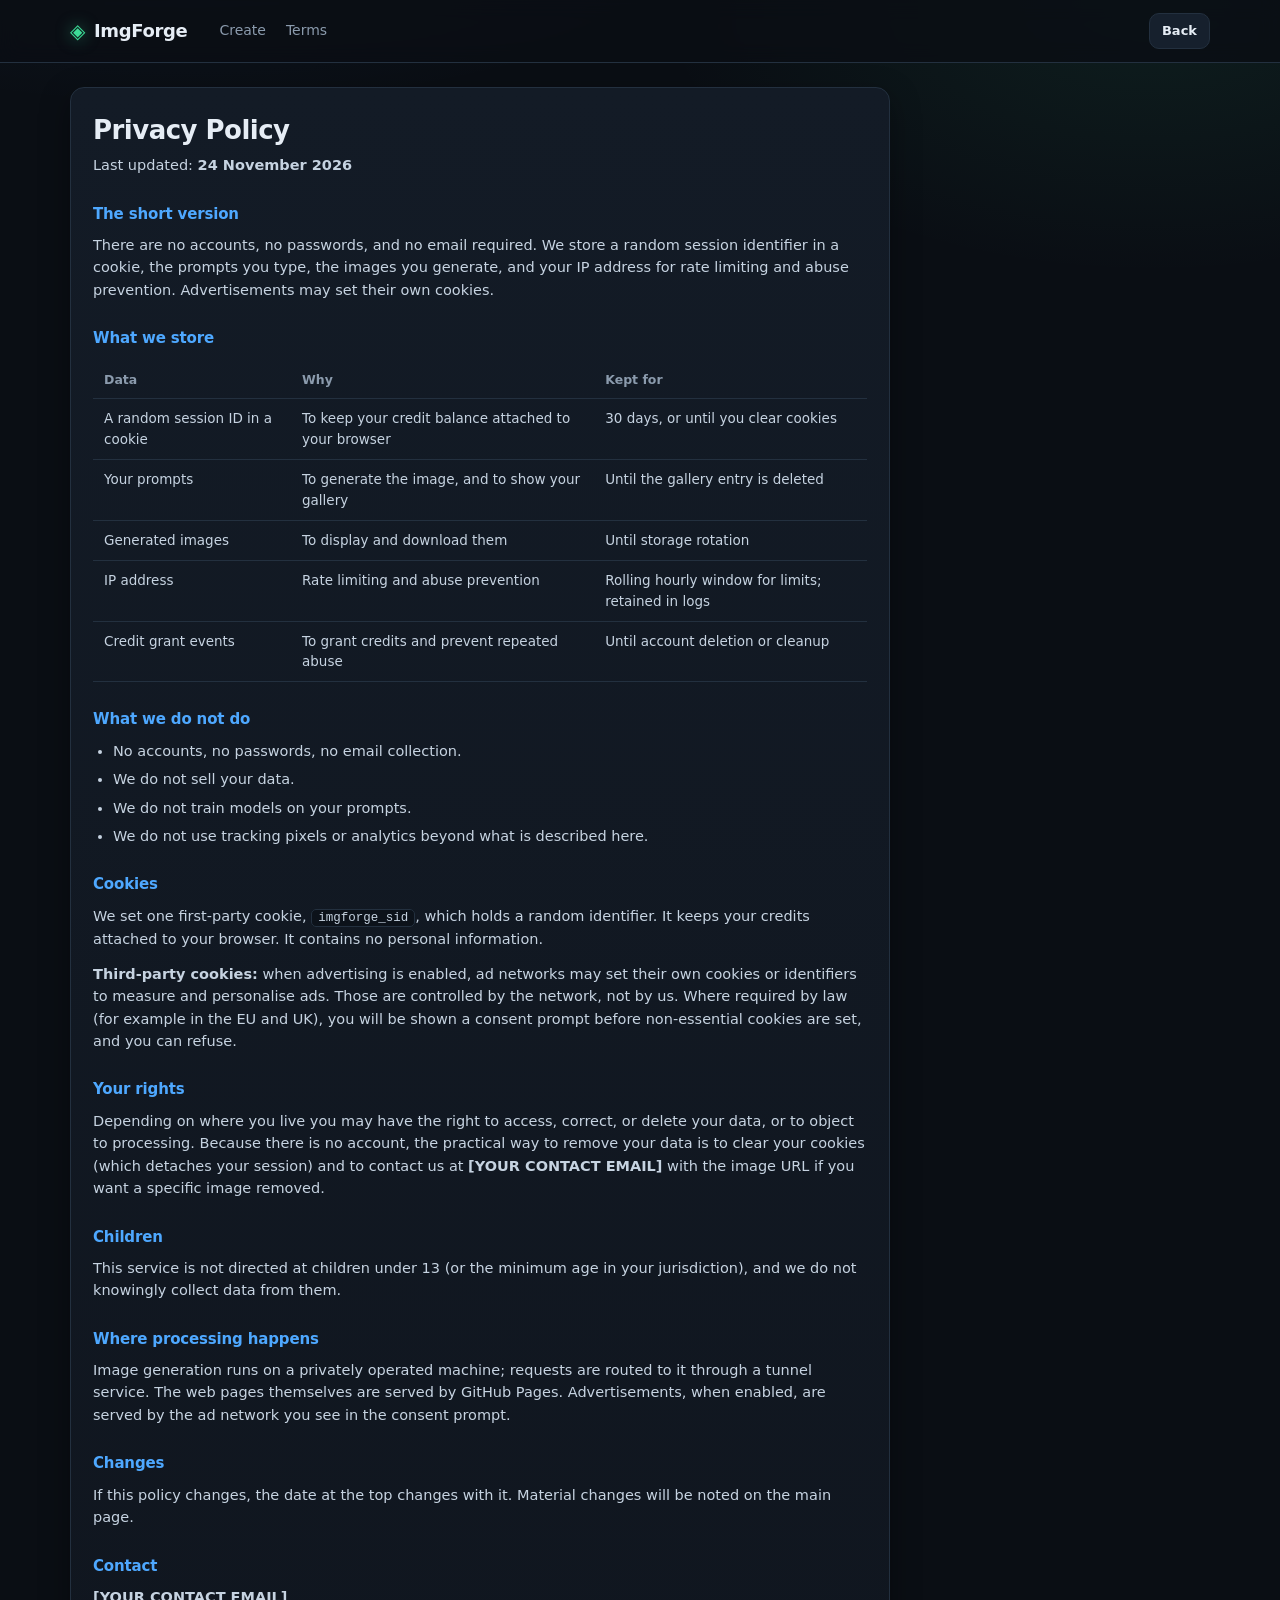
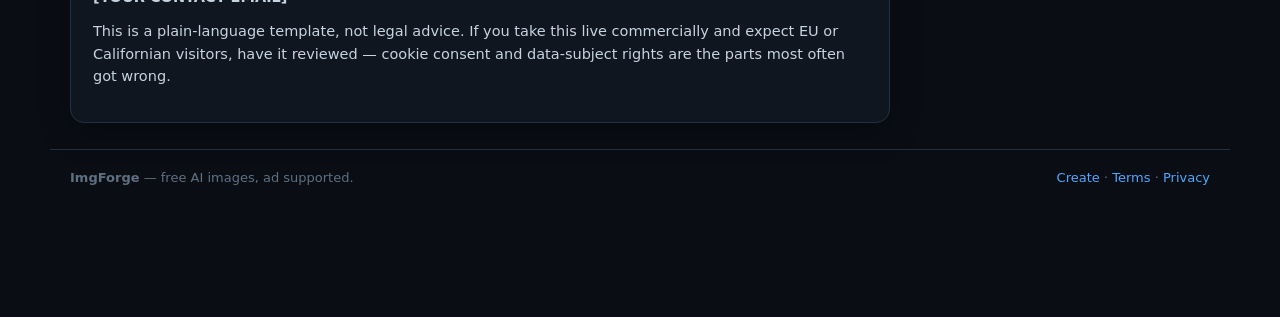
<file: privacy.html>
<!DOCTYPE html>
<html lang="en">
<head>
<meta charset="utf-8">
<meta name="viewport" content="width=device-width, initial-scale=1">
<title>Privacy Policy — ImgForge</title>
<meta name="description" content="What the free ImgForge AI image generator stores, and what it does not.">
<link rel="stylesheet" href="styles.css">
</head>
<body>

<header class="topbar">
  <div class="wrap topbar-inner">
    <a class="brand" href="index.html"><span class="logo">◈</span><span>ImgForge</span></a>
    <nav class="nav">
      <a href="index.html">Create</a>
      <a href="terms.html">Terms</a>
    </nav>
    <div class="wallet"><a class="btn btn-small" href="index.html">Back</a></div>
  </div>
</header>

<main class="wrap" style="margin-top:24px">
  <article class="panel legal">
    <h1>Privacy Policy</h1>
    <p class="muted small">Last updated: <strong>24 November 2026</strong></p>

    <h2>The short version</h2>
    <p>
      There are no accounts, no passwords, and no email required. We store a random
      session identifier in a cookie, the prompts you type, the images you generate, and
      your IP address for rate limiting and abuse prevention. Advertisements may set
      their own cookies.
    </p>

    <h2>What we store</h2>
    <table class="legal-table">
      <tr><th>Data</th><th>Why</th><th>Kept for</th></tr>
      <tr>
        <td>A random session ID in a cookie</td>
        <td>To keep your credit balance attached to your browser</td>
        <td>30 days, or until you clear cookies</td>
      </tr>
      <tr>
        <td>Your prompts</td>
        <td>To generate the image, and to show your gallery</td>
        <td>Until the gallery entry is deleted</td>
      </tr>
      <tr>
        <td>Generated images</td>
        <td>To display and download them</td>
        <td>Until storage rotation</td>
      </tr>
      <tr>
        <td>IP address</td>
        <td>Rate limiting and abuse prevention</td>
        <td>Rolling hourly window for limits; retained in logs</td>
      </tr>
      <tr>
        <td>Credit grant events</td>
        <td>To grant credits and prevent repeated abuse</td>
        <td>Until account deletion or cleanup</td>
      </tr>
    </table>

    <h2>What we do not do</h2>
    <ul>
      <li>No accounts, no passwords, no email collection.</li>
      <li>We do not sell your data.</li>
      <li>We do not train models on your prompts.</li>
      <li>We do not use tracking pixels or analytics beyond what is described here.</li>
    </ul>

    <h2>Cookies</h2>
    <p>
      We set one first-party cookie, <code>imgforge_sid</code>, which holds a random
      identifier. It keeps your credits attached to your browser. It contains no personal
      information.
    </p>
    <p>
      <strong>Third-party cookies:</strong> when advertising is enabled, ad networks may
      set their own cookies or identifiers to measure and personalise ads. Those are
      controlled by the network, not by us. Where required by law (for example in the EU
      and UK), you will be shown a consent prompt before non-essential cookies are set,
      and you can refuse.
    </p>

    <h2>Your rights</h2>
    <p>
      Depending on where you live you may have the right to access, correct, or delete
      your data, or to object to processing. Because there is no account, the practical
      way to remove your data is to clear your cookies (which detaches your session) and
      to contact us at <strong>[YOUR CONTACT EMAIL]</strong> with the image URL if you
      want a specific image removed.
    </p>

    <h2>Children</h2>
    <p>
      This service is not directed at children under 13 (or the minimum age in your
      jurisdiction), and we do not knowingly collect data from them.
    </p>

    <h2>Where processing happens</h2>
    <p>
      Image generation runs on a privately operated machine; requests are routed to it
      through a tunnel service. The web pages themselves are served by GitHub Pages.
      Advertisements, when enabled, are served by the ad network you see in the consent
      prompt.
    </p>

    <h2>Changes</h2>
    <p>
      If this policy changes, the date at the top changes with it. Material changes will
      be noted on the main page.
    </p>

    <h2>Contact</h2>
    <p><strong>[YOUR CONTACT EMAIL]</strong></p>

    <p class="fineprint">
      This is a plain-language template, not legal advice. If you take this live
      commercially and expect EU or Californian visitors, have it reviewed — cookie
      consent and data-subject rights are the parts most often got wrong.
    </p>
  </article>
</main>

<footer class="wrap footer">
  <div><strong>ImgForge</strong> — free AI images, ad supported.</div>
  <div><a href="index.html">Create</a> · <a href="terms.html">Terms</a> · <a href="privacy.html">Privacy</a></div>
</footer>

</body>
</html>
</file>
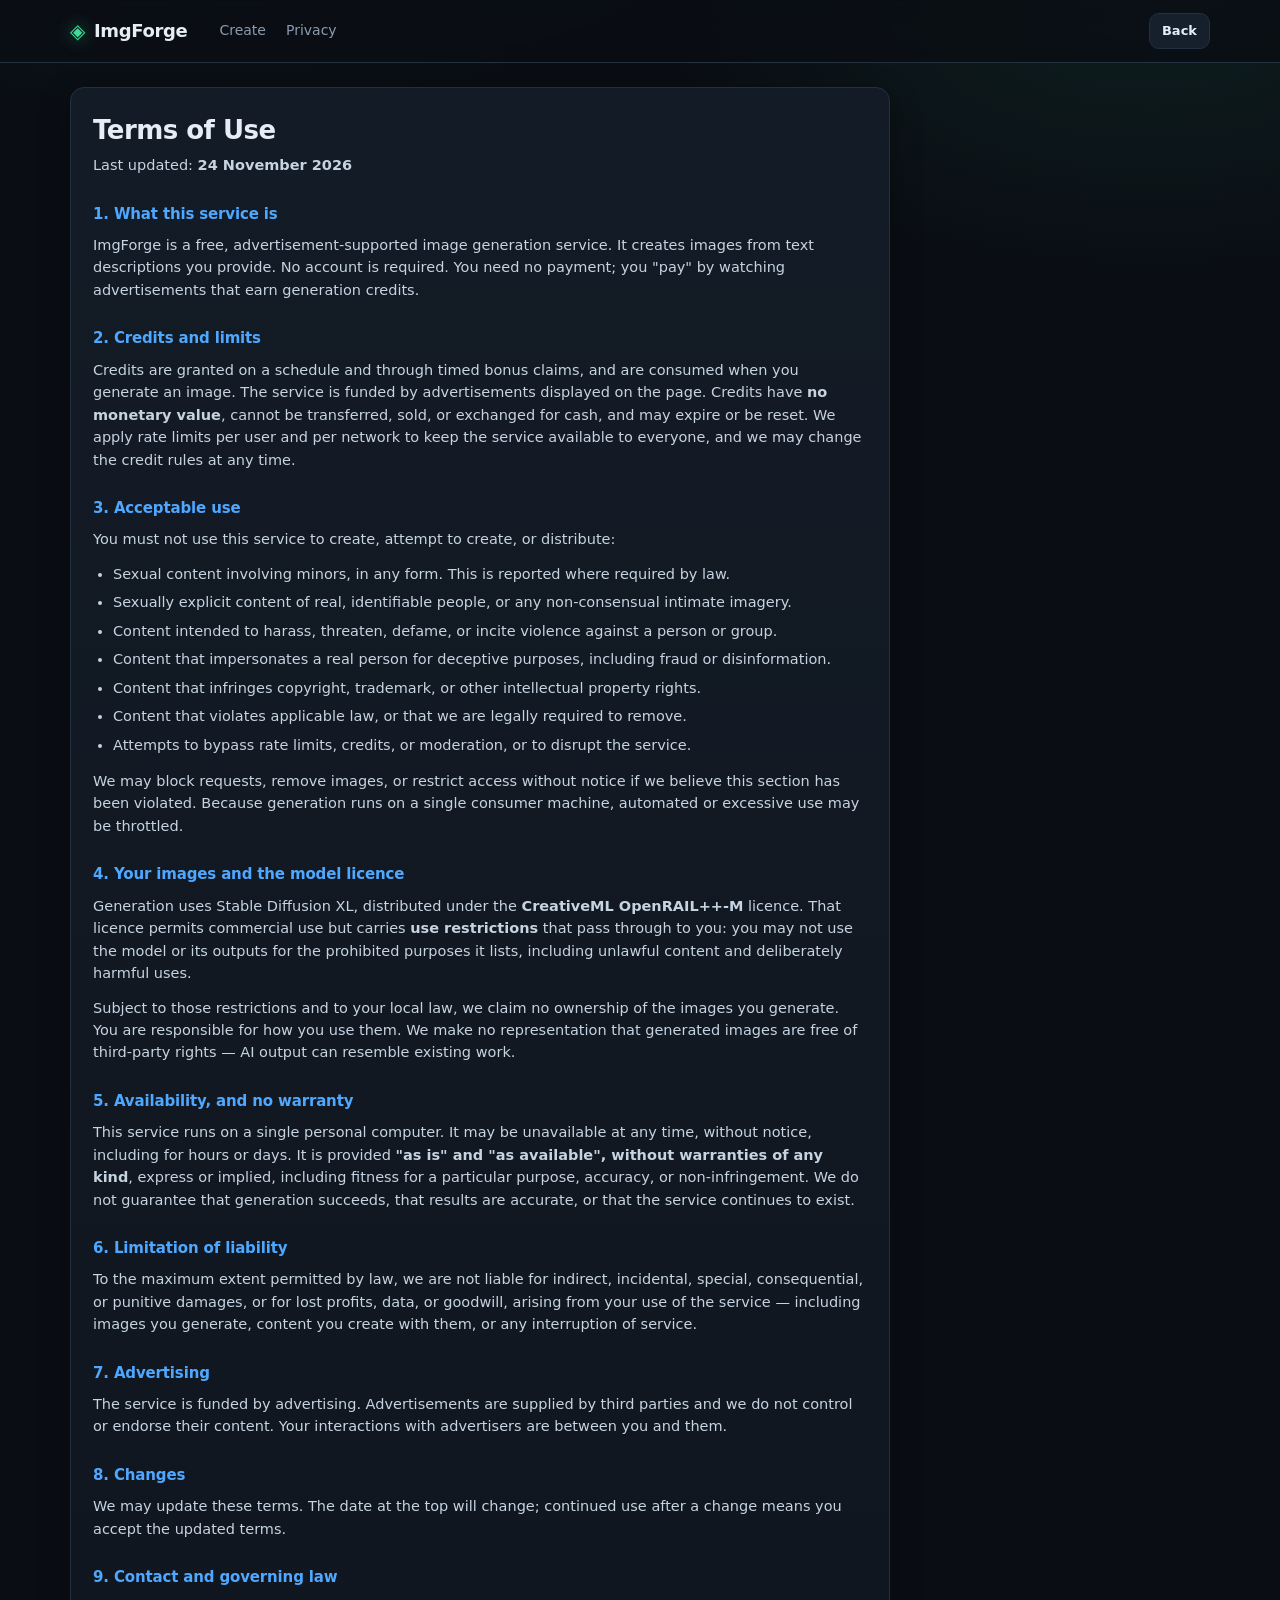
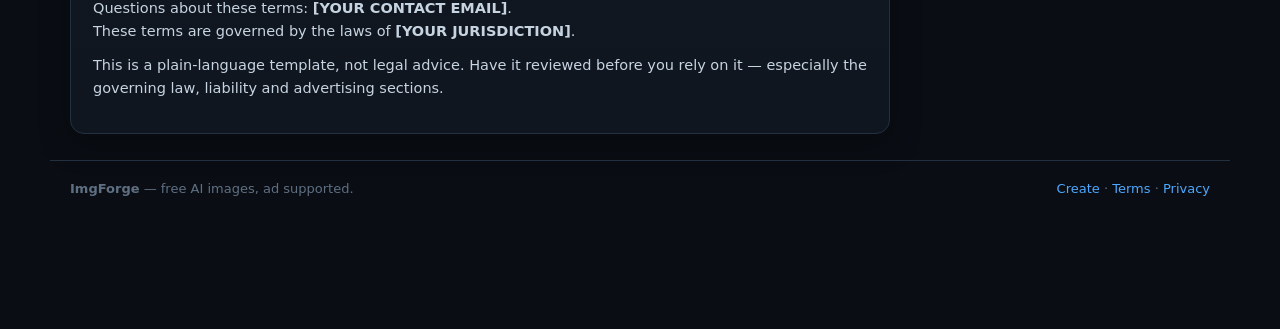
<file: terms.html>
<!DOCTYPE html>
<html lang="en">
<head>
<meta charset="utf-8">
<meta name="viewport" content="width=device-width, initial-scale=1">
<title>Terms of Use — ImgForge</title>
<meta name="description" content="Terms of use for the free ImgForge AI image generator.">
<link rel="stylesheet" href="styles.css">
</head>
<body>

<header class="topbar">
  <div class="wrap topbar-inner">
    <a class="brand" href="index.html"><span class="logo">◈</span><span>ImgForge</span></a>
    <nav class="nav">
      <a href="index.html">Create</a>
      <a href="privacy.html">Privacy</a>
    </nav>
    <div class="wallet"><a class="btn btn-small" href="index.html">Back</a></div>
  </div>
</header>

<main class="wrap" style="margin-top:24px">
  <article class="panel legal">
    <h1>Terms of Use</h1>
    <p class="muted small">Last updated: <strong>24 November 2026</strong></p>

    <h2>1. What this service is</h2>
    <p>
      ImgForge is a free, advertisement-supported image generation service. It creates
      images from text descriptions you provide. No account is required. You need no
      payment; you "pay" by watching advertisements that earn generation credits.
    </p>

    <h2>2. Credits and limits</h2>
    <p>
      Credits are granted on a schedule and through timed bonus claims, and are
      consumed when you generate an image. The service is funded by
      advertisements displayed on the page. Credits have
      <strong>no monetary value</strong>, cannot be transferred, sold, or
      exchanged for cash, and may expire or be reset. We apply rate limits per
      user and per network to keep the service available to everyone, and we may
      change the credit rules at any time.
    </p>

    <h2>3. Acceptable use</h2>
    <p>You must not use this service to create, attempt to create, or distribute:</p>
    <ul>
      <li>Sexual content involving minors, in any form. This is reported where required by law.</li>
      <li>Sexually explicit content of real, identifiable people, or any non-consensual intimate imagery.</li>
      <li>Content intended to harass, threaten, defame, or incite violence against a person or group.</li>
      <li>Content that impersonates a real person for deceptive purposes, including fraud or disinformation.</li>
      <li>Content that infringes copyright, trademark, or other intellectual property rights.</li>
      <li>Content that violates applicable law, or that we are legally required to remove.</li>
      <li>Attempts to bypass rate limits, credits, or moderation, or to disrupt the service.</li>
    </ul>
    <p>
      We may block requests, remove images, or restrict access without notice if we
      believe this section has been violated. Because generation runs on a single
      consumer machine, automated or excessive use may be throttled.
    </p>

    <h2>4. Your images and the model licence</h2>
    <p>
      Generation uses Stable Diffusion XL, distributed under the
      <strong>CreativeML OpenRAIL++-M</strong> licence. That licence permits commercial
      use but carries <strong>use restrictions</strong> that pass through to you: you may
      not use the model or its outputs for the prohibited purposes it lists, including
      unlawful content and deliberately harmful uses.
    </p>
    <p>
      Subject to those restrictions and to your local law, we claim no ownership of the
      images you generate. You are responsible for how you use them. We make no
      representation that generated images are free of third-party rights — AI output can
      resemble existing work.
    </p>

    <h2>5. Availability, and no warranty</h2>
    <p>
      This service runs on a single personal computer. It may be unavailable at any time,
      without notice, including for hours or days. It is provided
      <strong>"as is" and "as available", without warranties of any kind</strong>,
      express or implied, including fitness for a particular purpose, accuracy, or
      non-infringement. We do not guarantee that generation succeeds, that results are
      accurate, or that the service continues to exist.
    </p>

    <h2>6. Limitation of liability</h2>
    <p>
      To the maximum extent permitted by law, we are not liable for indirect, incidental,
      special, consequential, or punitive damages, or for lost profits, data, or
      goodwill, arising from your use of the service — including images you generate,
      content you create with them, or any interruption of service.
    </p>

    <h2>7. Advertising</h2>
    <p>
      The service is funded by advertising. Advertisements are supplied by third parties
      and we do not control or endorse their content. Your interactions with advertisers
      are between you and them.
    </p>

    <h2>8. Changes</h2>
    <p>
      We may update these terms. The date at the top will change; continued use after a
      change means you accept the updated terms.
    </p>

    <h2>9. Contact and governing law</h2>
    <p>
      Questions about these terms: <strong>[YOUR CONTACT EMAIL]</strong>.<br>
      These terms are governed by the laws of <strong>[YOUR JURISDICTION]</strong>.
    </p>

    <p class="fineprint">
      This is a plain-language template, not legal advice. Have it reviewed before you
      rely on it — especially the governing law, liability and advertising sections.
    </p>
  </article>
</main>

<footer class="wrap footer">
  <div><strong>ImgForge</strong> — free AI images, ad supported.</div>
  <div><a href="index.html">Create</a> · <a href="terms.html">Terms</a> · <a href="privacy.html">Privacy</a></div>
</footer>

</body>
</html>
</file>
<file: styles.css>
:root {
  --bg: #0a0e14;
  --bg-2: #10161f;
  --panel: #131b26;
  --line: #23303f;
  --text: #e6edf5;
  --muted: #8b9bad;
  --accent: #3ddc97;
  --accent-2: #4ea8ff;
  --danger: #ff6b6b;
  --radius: 14px;
  --shadow: 0 10px 30px rgba(0, 0, 0, .35);
}

* { box-sizing: border-box; }

html, body { margin: 0; padding: 0; }

body {
  background:
    radial-gradient(1100px 500px at 15% -10%, rgba(78, 168, 255, .10), transparent 60%),
    radial-gradient(900px 500px at 90% 0%, rgba(61, 220, 151, .08), transparent 55%),
    var(--bg);
  color: var(--text);
  font: 16px/1.55 ui-sans-serif, system-ui, -apple-system, "Segoe UI", Roboto, Inter, sans-serif;
  min-height: 100vh;
}

.wrap { width: 100%; max-width: 1180px; margin: 0 auto; padding: 0 20px; }

a { color: var(--accent-2); text-decoration: none; }
a:hover { text-decoration: underline; }

/* ---------------------------------------------------------------- topbar */
.topbar {
  position: sticky; top: 0; z-index: 20;
  background: rgba(10, 14, 20, .82);
  backdrop-filter: blur(10px);
  border-bottom: 1px solid var(--line);
}
.topbar-inner {
  display: flex; align-items: center; gap: 18px;
  height: 62px;
}
.brand {
  display: flex; align-items: center; gap: 9px;
  font-weight: 700; font-size: 18px; color: var(--text);
  letter-spacing: -.02em;
}
.brand:hover { text-decoration: none; }
.logo {
  color: var(--accent); font-size: 20px;
  filter: drop-shadow(0 0 8px rgba(61, 220, 151, .55));
}
.nav { display: flex; gap: 20px; margin-left: 14px; }
.nav a { color: var(--muted); font-size: 14px; }
.nav a:hover { color: var(--text); text-decoration: none; }

.wallet {
  margin-left: auto; display: flex; align-items: center; gap: 8px;
  font-size: 14px;
}
#credit-count {
  min-width: 34px; padding: 3px 10px;
  border-radius: 999px;
  background: rgba(61, 220, 151, .12);
  border: 1px solid rgba(61, 220, 151, .35);
  color: var(--accent); font-weight: 700; text-align: center;
}
.wallet-label { color: var(--muted); }

/* ---------------------------------------------------------------- layout */
.layout {
  display: grid;
  grid-template-columns: minmax(0, 1fr) 340px;
  gap: 20px;
  margin-top: 20px;
  align-items: start;
}
@media (max-width: 900px) {
  .layout { grid-template-columns: 1fr; }
  .nav { display: none; }
}

.panel {
  background: linear-gradient(180deg, var(--panel), var(--bg-2));
  border: 1px solid var(--line);
  border-radius: var(--radius);
  padding: 22px;
  box-shadow: var(--shadow);
}

h1 { font-size: 22px; margin: 0 0 6px; letter-spacing: -.02em; }
h2 { font-size: 16px; margin: 0 0 10px; letter-spacing: -.01em; }
.lede { color: var(--muted); margin: 0 0 18px; font-size: 14.5px; }
.muted { color: var(--muted); }
.small { font-size: 13px; }
.fineprint { color: #6f7f92; font-size: 12.5px; margin: 14px 0 0; }

/* ---------------------------------------------------------------- fields */
.field { display: block; margin-bottom: 16px; position: relative; }
.field .label {
  display: block; font-size: 13px; color: var(--muted);
  margin-bottom: 7px; font-weight: 600;
}
.hint { font-weight: 400; color: #5f6f82; }

textarea, input[type="number"], select {
  width: 100%;
  background: #0c121a;
  border: 1px solid var(--line);
  border-radius: 10px;
  color: var(--text);
  padding: 12px 13px;
  font: inherit;
  outline: none;
  transition: border-color .15s, box-shadow .15s;
}
textarea { resize: vertical; min-height: 96px; }
textarea:focus, input:focus, select:focus {
  border-color: rgba(78, 168, 255, .6);
  box-shadow: 0 0 0 3px rgba(78, 168, 255, .13);
}
.counter {
  position: absolute; right: 10px; bottom: 8px;
  font-size: 11.5px; color: #55657a;
}
.row { display: flex; gap: 14px; }
.grow { flex: 1; }

/* --------------------------------------------------------------- buttons */
.btn {
  border: 1px solid var(--line);
  background: #16202d;
  color: var(--text);
  border-radius: 10px;
  padding: 11px 16px;
  font: inherit; font-weight: 600;
  cursor: pointer;
  transition: transform .06s, background .15s, border-color .15s, opacity .15s;
}
.btn:hover:not(:disabled) { background: #1c2837; border-color: #2e3f52; }
.btn:active:not(:disabled) { transform: translateY(1px); }
.btn:disabled { opacity: .5; cursor: not-allowed; }
.btn-small { padding: 7px 12px; font-size: 13px; }
.btn-block { width: 100%; display: block; }
.btn-ghost { background: transparent; border-color: transparent; color: var(--muted); }
.btn-ghost:hover { color: var(--text); background: rgba(255,255,255,.04); }
.btn-primary {
  background: linear-gradient(180deg, #3ddc97, #2cbb7f);
  color: #052116;
  border-color: #2cbb7f;
  font-weight: 700;
}
.btn-primary:hover:not(:disabled) {
  background: linear-gradient(180deg, #4de8a6, #31c98a);
  border-color: #4de8a6;
}

/* ---------------------------------------------------------------- status */
.status {
  margin-top: 14px;
  padding: 12px 14px;
  border-radius: 10px;
  font-size: 14px;
  border: 1px solid var(--line);
  background: #0e151f;
}
.status-working { border-color: rgba(78, 168, 255, .4); color: #bcd9ff; }
.status-error { border-color: rgba(255, 107, 107, .45); color: #ffc4c4; background: rgba(255, 107, 107, .06); }
.status-ok { border-color: rgba(61, 220, 151, .45); color: #b7f5da; background: rgba(61, 220, 151, .06); }

/* --------------------------------------------------------------- gallery */
.gallery {
  display: grid;
  grid-template-columns: repeat(2, minmax(0, 1fr));
  gap: 10px;
  margin-top: 12px;
}
.shot { margin: 0; }
.shot a { display: block; border-radius: 10px; overflow: hidden; border: 1px solid var(--line); }
.shot img {
  display: block; width: 100%; height: auto;
  aspect-ratio: 1 / 1; object-fit: cover;
  transition: transform .25s;
}
.shot a:hover img { transform: scale(1.04); }
.shot figcaption {
  font-size: 11.5px; color: var(--muted);
  margin-top: 5px;
  display: -webkit-box; -webkit-line-clamp: 2; -webkit-box-orient: vertical;
  overflow: hidden;
}
.empty { color: #5f6f82; font-size: 13.5px; margin: 8px 0 0; }

/* ------------------------------------------------------------- ad slots */
.ad-slot {
  position: relative;
  border: 1px dashed #24313f;
  border-radius: 12px;
  background:
    repeating-linear-gradient(45deg, rgba(255,255,255,.014) 0 10px, transparent 10px 20px),
    #0b1119;
  display: flex; align-items: center; justify-content: center;
  color: #46566a; font-size: 12.5px;
  margin: 18px 0;
}
.ad-tag {
  position: absolute; top: 6px; left: 9px;
  font-size: 9.5px; letter-spacing: .12em; text-transform: uppercase;
  color: #3d4c5e;
}
.ad-leaderboard { height: 90px; }
.ad-rect { height: 250px; }
.ad-sky { height: 420px; }
@media (max-width: 900px) {
  .ad-leaderboard { height: 100px; }
  .ad-rect { height: 250px; }
  .ad-sky { height: 250px; }
}

/* Slots holding a live ad: drop the dashed placeholder chrome so the real
   creative sits on the page instead of inside a labelled box. */
.ad-slot.ad-live {
  border: 0;
  background: none;
  padding: 0;
}
.ad-slot.ad-live > .ad-body { display: flex; justify-content: center; }

/* Defensive: creatives come from a third party and can exceed their slot. */
.ad-slot { overflow: hidden; }
.ad-slot iframe, .ad-slot img, .ad-slot ins { max-width: 100%; }

/* Room at the bottom so a viewport-pinned social bar does not sit on top of
   the last element on the page. */
body { padding-bottom: 90px; }

/* ----------------------------------------------------------------- modal */
.modal {
  position: fixed; inset: 0; z-index: 50;
  background: rgba(4, 7, 11, .78);
  backdrop-filter: blur(6px);
  display: flex; align-items: center; justify-content: center;
  padding: 20px;
}
.modal[hidden] { display: none; }
.modal-card {
  width: 100%; max-width: 460px;
  background: linear-gradient(180deg, var(--panel), var(--bg-2));
  border: 1px solid var(--line);
  border-radius: 16px;
  padding: 22px;
  box-shadow: 0 30px 80px rgba(0, 0, 0, .6);
}
.modal-card h2 { margin: 0 0 4px; font-size: 18px; }
.modal-card p { margin: 0 0 14px; font-size: 14px; }
.modal-ad { height: 200px; margin: 0 0 14px; }
.modal-progress {
  height: 6px; background: #0c121a; border-radius: 999px;
  overflow: hidden; margin-bottom: 14px;
}
#ad-progress {
  height: 100%; width: 0%;
  background: linear-gradient(90deg, var(--accent-2), var(--accent));
  transition: width 1s linear;
}

/* ------------------------------------------------------------------- how */
#how { margin-top: 20px; }
.how { max-width: 820px; }
.steps { margin: 0; padding-left: 20px; color: #c6d3e1; font-size: 14.5px; }
.steps li { margin-bottom: 8px; }

/* ---------------------------------------------------------------- footer */
.footer {
  margin: 26px auto 40px;
  padding-top: 18px;
  border-top: 1px solid var(--line);
  color: #5f6f82; font-size: 13px;
  display: flex; justify-content: space-between; gap: 16px; flex-wrap: wrap;
}

/* ----------------------------------------------------------------- legal */
.legal { max-width: 820px; }
.legal h1 { font-size: 26px; margin-bottom: 4px; }
.legal h2 {
  font-size: 15px; margin: 26px 0 8px;
  color: var(--accent-2); letter-spacing: -.01em;
}
.legal p, .legal li { color: #c6d3e1; font-size: 14.5px; }
.legal p { margin: 0 0 12px; }
.legal ul { padding-left: 20px; margin: 0 0 14px; }
.legal li { margin-bottom: 6px; }
.legal code {
  background: #0c121a; border: 1px solid var(--line);
  border-radius: 5px; padding: 1px 6px; font-size: 12.5px;
}
.legal-table {
  width: 100%; border-collapse: collapse; margin: 10px 0 16px;
  font-size: 13.5px;
}
.legal-table th, .legal-table td {
  text-align: left; padding: 9px 11px;
  border-bottom: 1px solid var(--line); vertical-align: top;
}
.legal-table th { color: var(--muted); font-weight: 600; font-size: 12.5px; }
.legal-table td { color: #c6d3e1; }
</file>
